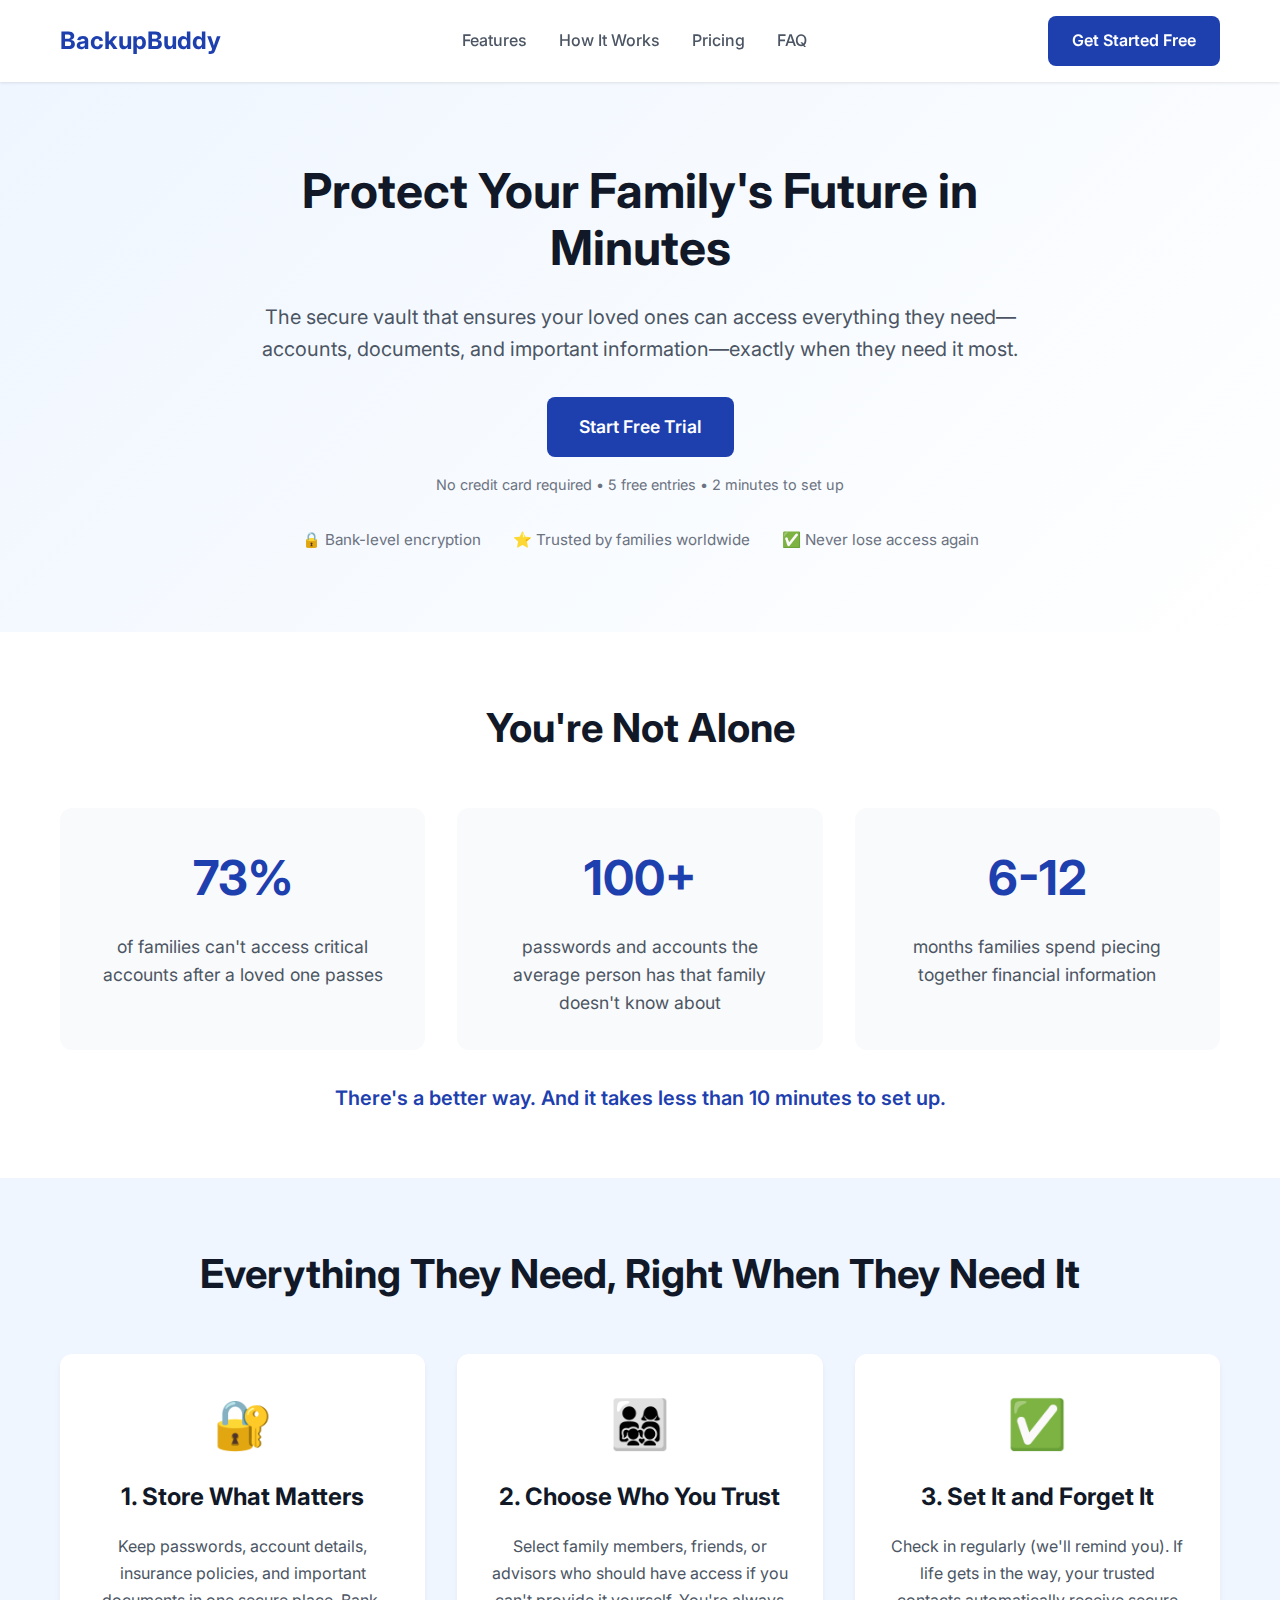
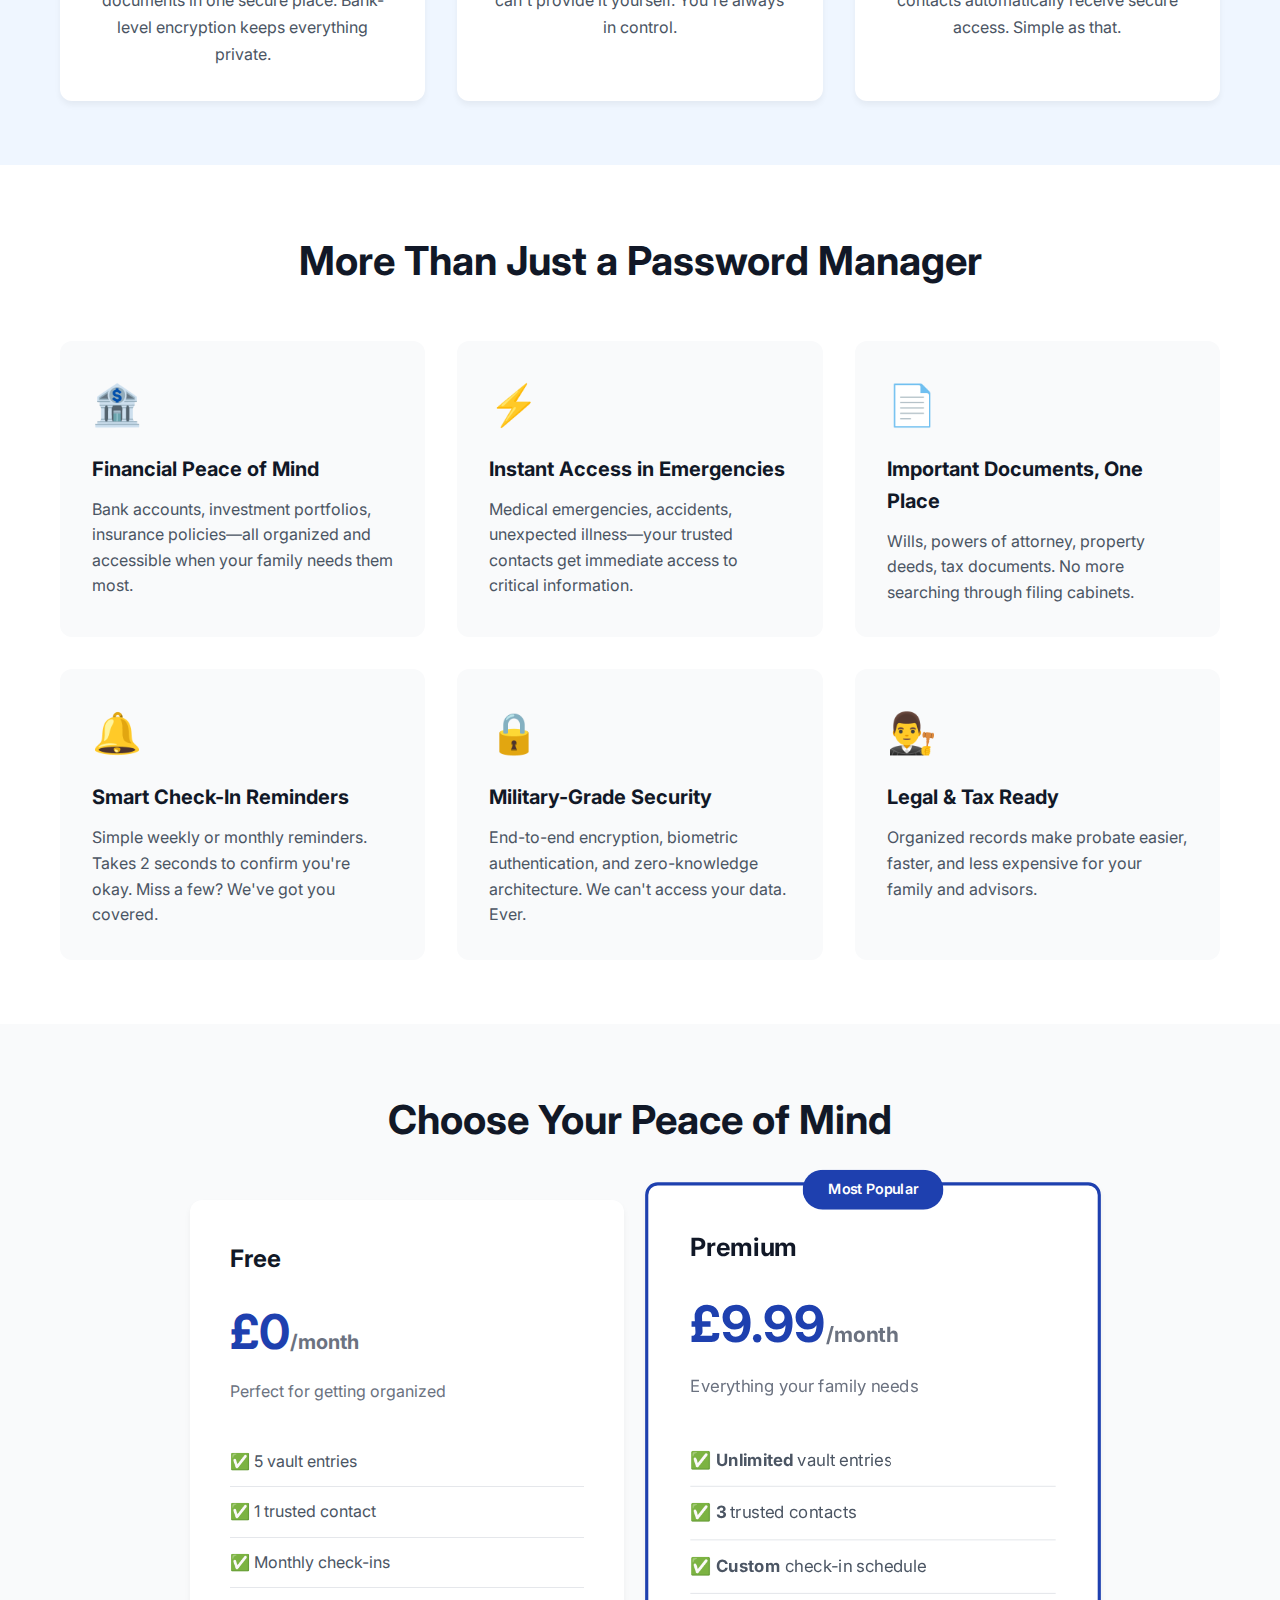
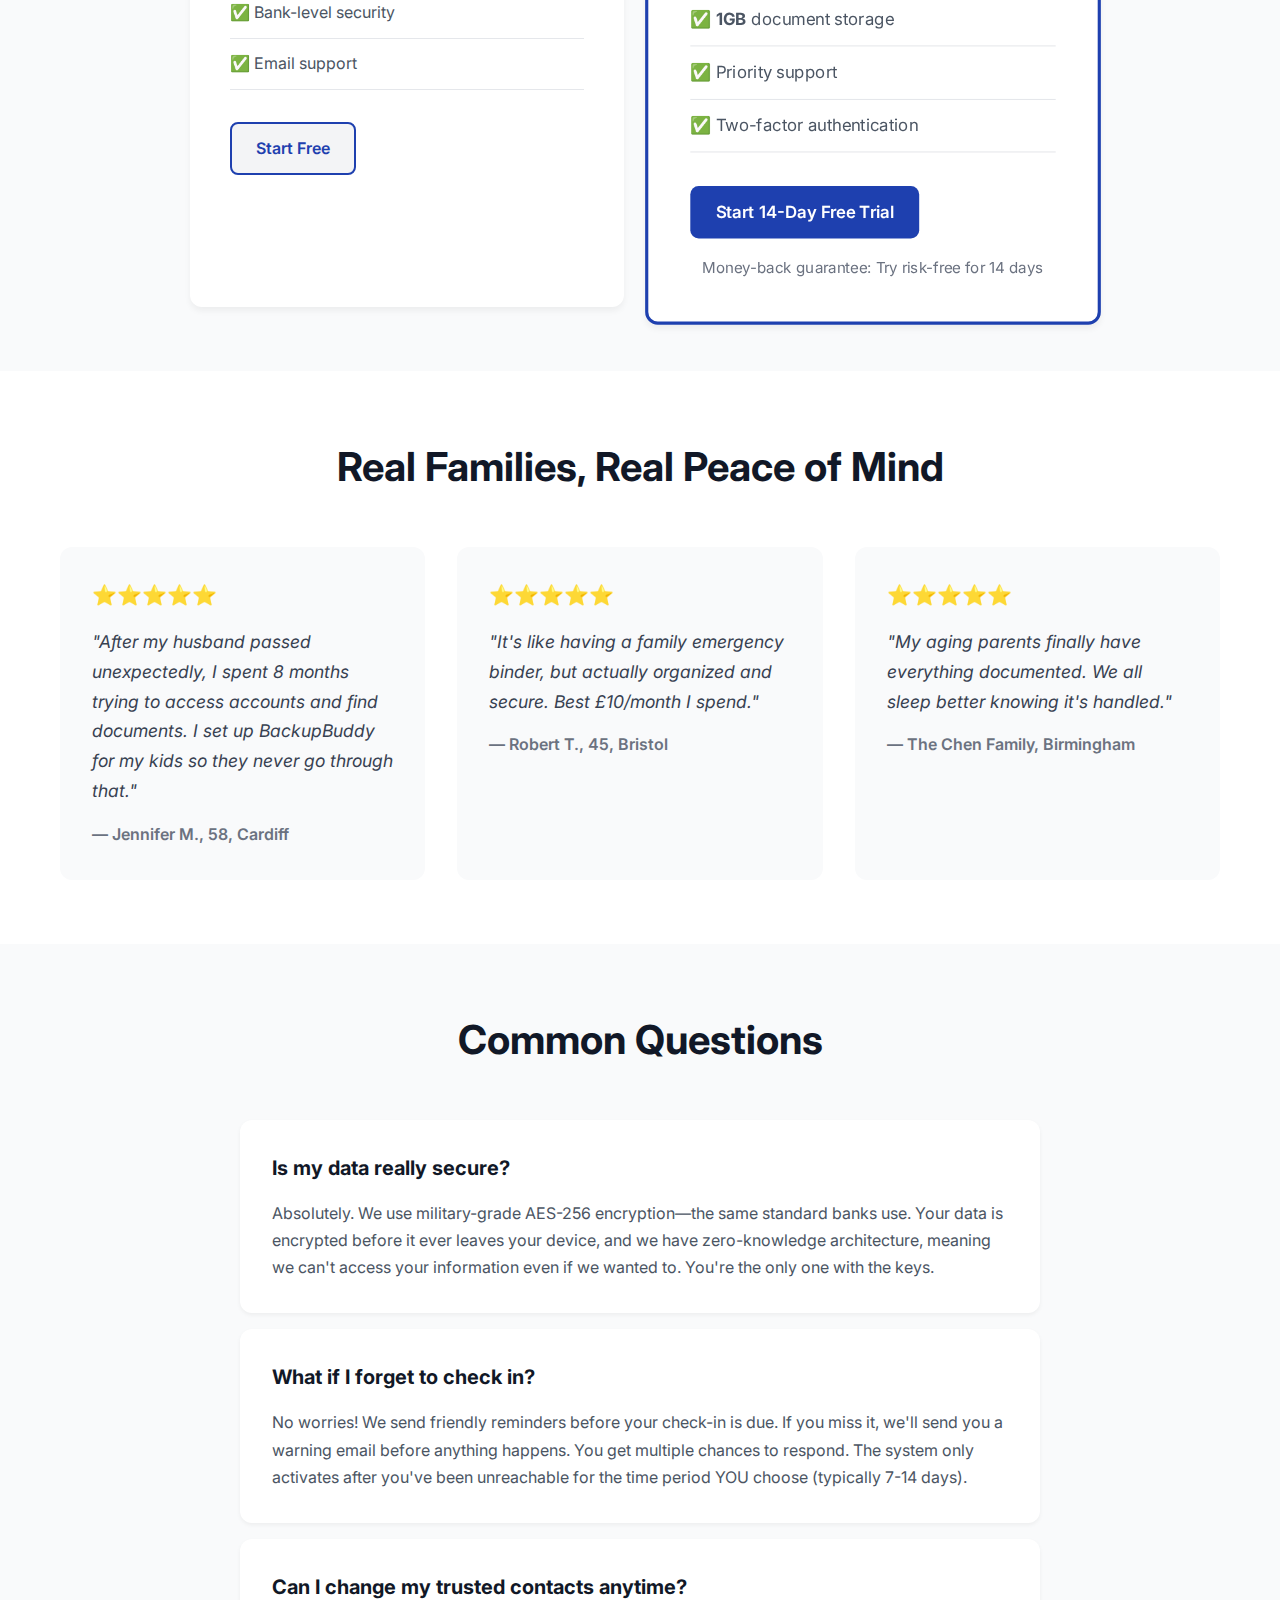
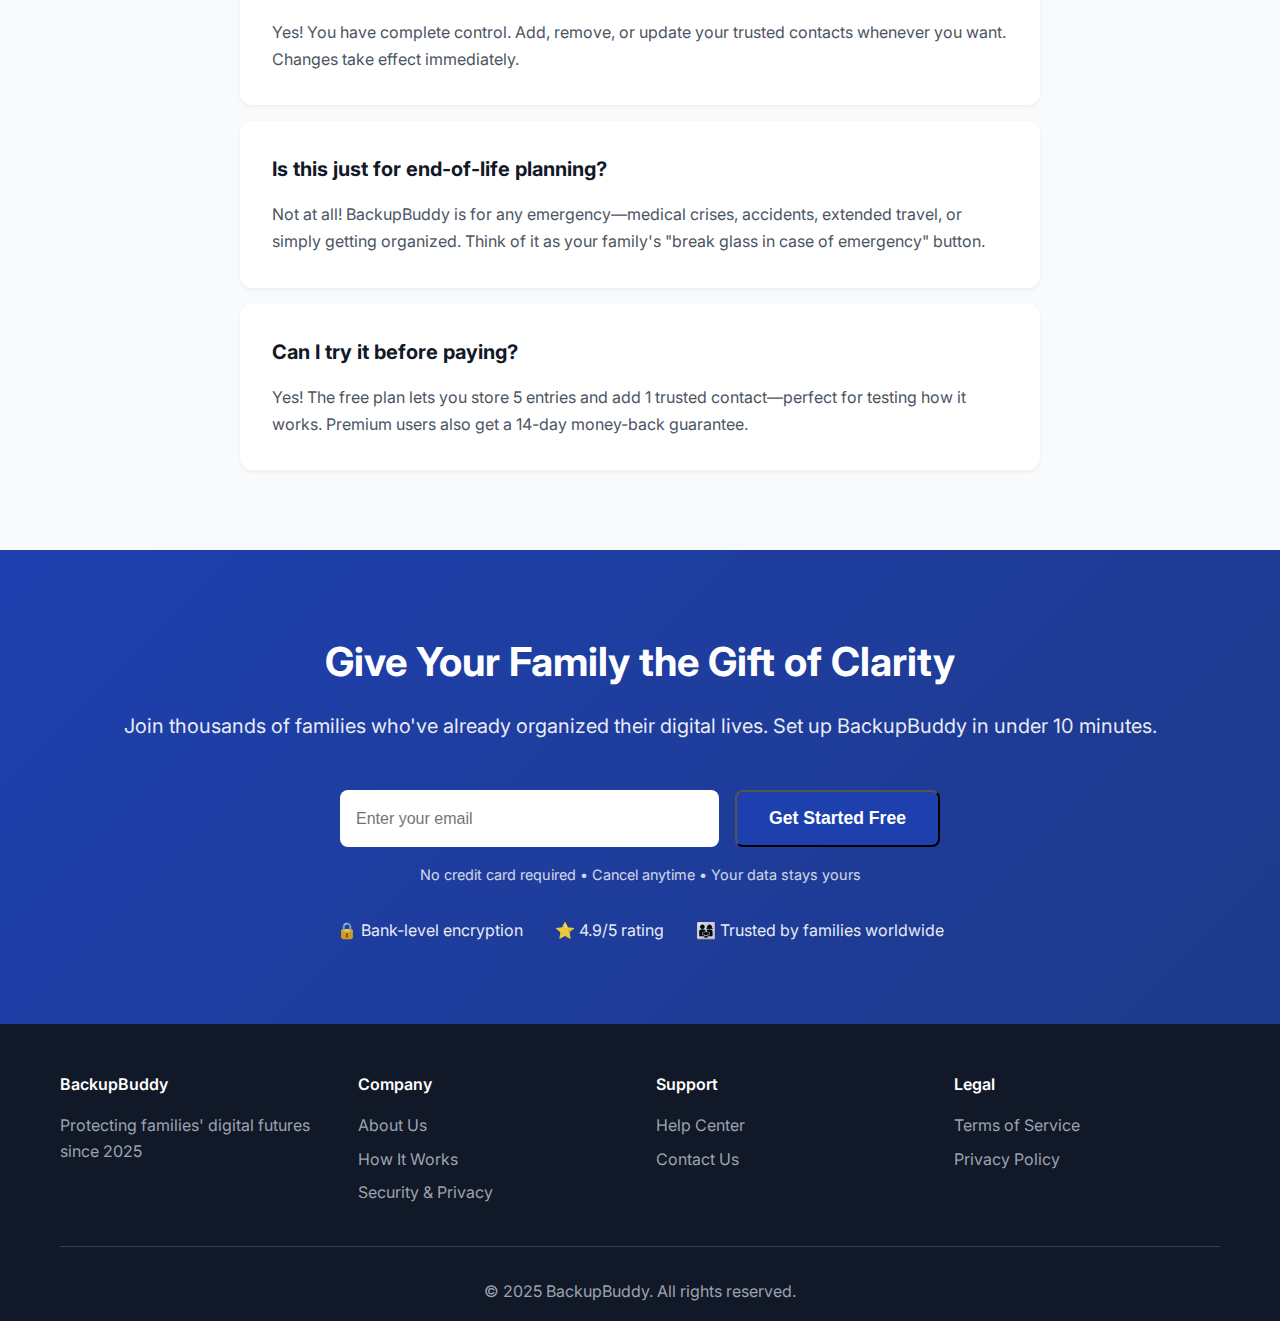
<file: index.html>
<!DOCTYPE html>
<html lang="en">
<head>
    <meta charset="UTF-8">
    <meta name="viewport" content="width=device-width, initial-scale=1.0">
    <meta name="description" content="BackupBuddy - Protect your family's digital future. Organize important accounts, passwords, and documents with secure emergency access.">
    <title>BackupBuddy - Protect Your Family's Digital Future</title>
    <link rel="stylesheet" href="styles.css">
    <link rel="preconnect" href="https://fonts.googleapis.com">
    <link rel="preconnect" href="https://fonts.gstatic.com" crossorigin>
    <link href="https://fonts.googleapis.com/css2?family=Inter:wght@400;600;700&display=swap" rel="stylesheet">
</head>
<body>
    <!-- Navigation -->
    <nav class="nav">
        <div class="container">
            <div class="nav-content">
                <div class="logo">BackupBuddy</div>
                <div class="nav-links">
                    <a href="#features">Features</a>
                    <a href="#how-it-works">How It Works</a>
                    <a href="#pricing">Pricing</a>
                    <a href="#faq">FAQ</a>
                </div>
                <a href="#signup" class="btn-primary">Get Started Free</a>
            </div>
        </div>
    </nav>

    <!-- Hero Section -->
    <section class="hero">
        <div class="container">
            <div class="hero-content">
                <h1 class="hero-title">Protect Your Family's Future in Minutes</h1>
                <p class="hero-subtitle">The secure vault that ensures your loved ones can access everything they need—accounts, documents, and important information—exactly when they need it most.</p>
                <div class="hero-cta">
                    <a href="#signup" class="btn-primary btn-large">Start Free Trial</a>
                    <p class="hero-note">No credit card required • 5 free entries • 2 minutes to set up</p>
                </div>
                <div class="trust-badges">
                    <span>🔒 Bank-level encryption</span>
                    <span>⭐ Trusted by families worldwide</span>
                    <span>✅ Never lose access again</span>
                </div>
            </div>
        </div>
    </section>

    <!-- Problem Section -->
    <section class="problem-section">
        <div class="container">
            <h2 class="section-title">You're Not Alone</h2>
            <div class="stats-grid">
                <div class="stat-card">
                    <div class="stat-number">73%</div>
                    <p class="stat-text">of families can't access critical accounts after a loved one passes</p>
                </div>
                <div class="stat-card">
                    <div class="stat-number">100+</div>
                    <p class="stat-text">passwords and accounts the average person has that family doesn't know about</p>
                </div>
                <div class="stat-card">
                    <div class="stat-number">6-12</div>
                    <p class="stat-text">months families spend piecing together financial information</p>
                </div>
            </div>
            <p class="problem-conclusion">There's a better way. And it takes less than 10 minutes to set up.</p>
        </div>
    </section>

    <!-- How It Works Section -->
    <section id="how-it-works" class="how-it-works">
        <div class="container">
            <h2 class="section-title">Everything They Need, Right When They Need It</h2>
            <div class="steps-grid">
                <div class="step-card">
                    <div class="step-icon">🔐</div>
                    <h3 class="step-title">1. Store What Matters</h3>
                    <p class="step-description">Keep passwords, account details, insurance policies, and important documents in one secure place. Bank-level encryption keeps everything private.</p>
                </div>
                <div class="step-card">
                    <div class="step-icon">👨‍👩‍👧‍👦</div>
                    <h3 class="step-title">2. Choose Who You Trust</h3>
                    <p class="step-description">Select family members, friends, or advisors who should have access if you can't provide it yourself. You're always in control.</p>
                </div>
                <div class="step-card">
                    <div class="step-icon">✅</div>
                    <h3 class="step-title">3. Set It and Forget It</h3>
                    <p class="step-description">Check in regularly (we'll remind you). If life gets in the way, your trusted contacts automatically receive secure access. Simple as that.</p>
                </div>
            </div>
        </div>
    </section>

    <!-- Features Section -->
    <section id="features" class="features">
        <div class="container">
            <h2 class="section-title">More Than Just a Password Manager</h2>
            <div class="features-grid">
                <div class="feature-card">
                    <div class="feature-icon">🏦</div>
                    <h3 class="feature-title">Financial Peace of Mind</h3>
                    <p class="feature-description">Bank accounts, investment portfolios, insurance policies—all organized and accessible when your family needs them most.</p>
                </div>
                <div class="feature-card">
                    <div class="feature-icon">⚡</div>
                    <h3 class="feature-title">Instant Access in Emergencies</h3>
                    <p class="feature-description">Medical emergencies, accidents, unexpected illness—your trusted contacts get immediate access to critical information.</p>
                </div>
                <div class="feature-card">
                    <div class="feature-icon">📄</div>
                    <h3 class="feature-title">Important Documents, One Place</h3>
                    <p class="feature-description">Wills, powers of attorney, property deeds, tax documents. No more searching through filing cabinets.</p>
                </div>
                <div class="feature-card">
                    <div class="feature-icon">🔔</div>
                    <h3 class="feature-title">Smart Check-In Reminders</h3>
                    <p class="feature-description">Simple weekly or monthly reminders. Takes 2 seconds to confirm you're okay. Miss a few? We've got you covered.</p>
                </div>
                <div class="feature-card">
                    <div class="feature-icon">🔒</div>
                    <h3 class="feature-title">Military-Grade Security</h3>
                    <p class="feature-description">End-to-end encryption, biometric authentication, and zero-knowledge architecture. We can't access your data. Ever.</p>
                </div>
                <div class="feature-card">
                    <div class="feature-icon">👨‍⚖️</div>
                    <h3 class="feature-title">Legal & Tax Ready</h3>
                    <p class="feature-description">Organized records make probate easier, faster, and less expensive for your family and advisors.</p>
                </div>
            </div>
        </div>
    </section>

    <!-- Pricing Section -->
    <section id="pricing" class="pricing">
        <div class="container">
            <h2 class="section-title">Choose Your Peace of Mind</h2>
            <div class="pricing-grid">
                <div class="pricing-card">
                    <h3 class="pricing-title">Free</h3>
                    <div class="pricing-price">£0<span>/month</span></div>
                    <p class="pricing-subtitle">Perfect for getting organized</p>
                    <ul class="pricing-features">
                        <li>✅ 5 vault entries</li>
                        <li>✅ 1 trusted contact</li>
                        <li>✅ Monthly check-ins</li>
                        <li>✅ Bank-level security</li>
                        <li>✅ Email support</li>
                    </ul>
                    <a href="#signup" class="btn-secondary">Start Free</a>
                </div>
                <div class="pricing-card pricing-card-featured">
                    <div class="pricing-badge">Most Popular</div>
                    <h3 class="pricing-title">Premium</h3>
                    <div class="pricing-price">£9.99<span>/month</span></div>
                    <p class="pricing-subtitle">Everything your family needs</p>
                    <ul class="pricing-features">
                        <li>✅ <strong>Unlimited</strong> vault entries</li>
                        <li>✅ <strong>3</strong> trusted contacts</li>
                        <li>✅ <strong>Custom</strong> check-in schedule</li>
                        <li>✅ <strong>1GB</strong> document storage</li>
                        <li>✅ Priority support</li>
                        <li>✅ Two-factor authentication</li>
                    </ul>
                    <a href="#signup" class="btn-primary">Start 14-Day Free Trial</a>
                    <p class="pricing-guarantee">Money-back guarantee: Try risk-free for 14 days</p>
                </div>
            </div>
        </div>
    </section>

    <!-- Testimonials Section -->
    <section class="testimonials">
        <div class="container">
            <h2 class="section-title">Real Families, Real Peace of Mind</h2>
            <div class="testimonials-grid">
                <div class="testimonial-card">
                    <div class="testimonial-rating">⭐⭐⭐⭐⭐</div>
                    <p class="testimonial-text">"After my husband passed unexpectedly, I spent 8 months trying to access accounts and find documents. I set up BackupBuddy for my kids so they never go through that."</p>
                    <p class="testimonial-author">— Jennifer M., 58, Cardiff</p>
                </div>
                <div class="testimonial-card">
                    <div class="testimonial-rating">⭐⭐⭐⭐⭐</div>
                    <p class="testimonial-text">"It's like having a family emergency binder, but actually organized and secure. Best £10/month I spend."</p>
                    <p class="testimonial-author">— Robert T., 45, Bristol</p>
                </div>
                <div class="testimonial-card">
                    <div class="testimonial-rating">⭐⭐⭐⭐⭐</div>
                    <p class="testimonial-text">"My aging parents finally have everything documented. We all sleep better knowing it's handled."</p>
                    <p class="testimonial-author">— The Chen Family, Birmingham</p>
                </div>
            </div>
        </div>
    </section>

    <!-- FAQ Section -->
    <section id="faq" class="faq">
        <div class="container">
            <h2 class="section-title">Common Questions</h2>
            <div class="faq-list">
                <div class="faq-item">
                    <h3 class="faq-question">Is my data really secure?</h3>
                    <p class="faq-answer">Absolutely. We use military-grade AES-256 encryption—the same standard banks use. Your data is encrypted before it ever leaves your device, and we have zero-knowledge architecture, meaning we can't access your information even if we wanted to. You're the only one with the keys.</p>
                </div>
                <div class="faq-item">
                    <h3 class="faq-question">What if I forget to check in?</h3>
                    <p class="faq-answer">No worries! We send friendly reminders before your check-in is due. If you miss it, we'll send you a warning email before anything happens. You get multiple chances to respond. The system only activates after you've been unreachable for the time period YOU choose (typically 7-14 days).</p>
                </div>
                <div class="faq-item">
                    <h3 class="faq-question">Can I change my trusted contacts anytime?</h3>
                    <p class="faq-answer">Yes! You have complete control. Add, remove, or update your trusted contacts whenever you want. Changes take effect immediately.</p>
                </div>
                <div class="faq-item">
                    <h3 class="faq-question">Is this just for end-of-life planning?</h3>
                    <p class="faq-answer">Not at all! BackupBuddy is for any emergency—medical crises, accidents, extended travel, or simply getting organized. Think of it as your family's "break glass in case of emergency" button.</p>
                </div>
                <div class="faq-item">
                    <h3 class="faq-question">Can I try it before paying?</h3>
                    <p class="faq-answer">Yes! The free plan lets you store 5 entries and add 1 trusted contact—perfect for testing how it works. Premium users also get a 14-day money-back guarantee.</p>
                </div>
            </div>
        </div>
    </section>

    <!-- Final CTA Section -->
    <section id="signup" class="final-cta">
        <div class="container">
            <h2 class="cta-title">Give Your Family the Gift of Clarity</h2>
            <p class="cta-subtitle">Join thousands of families who've already organized their digital lives. Set up BackupBuddy in under 10 minutes.</p>
            
            <!-- Email Signup Form -->
            <div class="signup-form">
                <form id="waitlistForm" action="https://formspree.io/f/xwvnozkn" method="POST">
                    <input type="email" name="email" placeholder="Enter your email" required class="email-input">
                    <button type="submit" class="btn-primary btn-large">Get Started Free</button>
                </form>
                <p class="signup-note">No credit card required • Cancel anytime • Your data stays yours</p>
            </div>

            <div class="trust-elements">
                <span>🔒 Bank-level encryption</span>
                <span>⭐ 4.9/5 rating</span>
                <span>👨‍👩‍👧 Trusted by families worldwide</span>
            </div>
        </div>
    </section>

    <!-- Footer -->
    <footer class="footer">
        <div class="container">
            <div class="footer-content">
                <div class="footer-section">
                    <h4>BackupBuddy</h4>
                    <p>Protecting families' digital futures since 2025</p>
                </div>
                <div class="footer-section">
                    <h4>Company</h4>
                    <a href="#">About Us</a>
                    <a href="#">How It Works</a>
                    <a href="#">Security & Privacy</a>
                </div>
                <div class="footer-section">
                    <h4>Support</h4>
                    <a href="#">Help Center</a>
                    <a href="#">Contact Us</a>
                </div>
                <div class="footer-section">
                    <h4>Legal</h4>
                    <a href="#">Terms of Service</a>
                    <a href="#">Privacy Policy</a>
                </div>
            </div>
            <div class="footer-bottom">
                <p>&copy; 2025 BackupBuddy. All rights reserved.</p>
            </div>
        </div>
    </footer>

    <script src="script.js"></script>
</body>

</html>
</file>
<file: styles.css>
* {
    margin: 0;
    padding: 0;
    box-sizing: border-box;
}

body {
    font-family: 'Inter', -apple-system, BlinkMacSystemFont, 'Segoe UI', sans-serif;
    line-height: 1.6;
    color: #1f2937;
    background: #ffffff;
}

.container {
    max-width: 1200px;
    margin: 0 auto;
    padding: 0 20px;
}

/* Navigation */
.nav {
    background: #ffffff;
    box-shadow: 0 1px 3px rgba(0,0,0,0.1);
    position: sticky;
    top: 0;
    z-index: 1000;
}

.nav-content {
    display: flex;
    justify-content: space-between;
    align-items: center;
    padding: 1rem 0;
}

.logo {
    font-size: 1.5rem;
    font-weight: 700;
    color: #1e40af;
}

.nav-links {
    display: flex;
    gap: 2rem;
}

.nav-links a {
    text-decoration: none;
    color: #4b5563;
    font-weight: 500;
    transition: color 0.3s;
}

.nav-links a:hover {
    color: #1e40af;
}

/* Buttons */
.btn-primary {
    background: #1e40af;
    color: #ffffff;
    padding: 0.75rem 1.5rem;
    border-radius: 8px;
    text-decoration: none;
    font-weight: 600;
    display: inline-block;
    transition: background 0.3s;
}

.btn-primary:hover {
    background: #1e3a8a;
}

.btn-large {
    padding: 1rem 2rem;
    font-size: 1.1rem;
}

.btn-secondary {
    background: #f3f4f6;
    color: #1e40af;
    padding: 0.75rem 1.5rem;
    border-radius: 8px;
    text-decoration: none;
    font-weight: 600;
    display: inline-block;
    transition: background 0.3s;
    border: 2px solid #1e40af;
}

.btn-secondary:hover {
    background: #e5e7eb;
}

/* Hero Section */
.hero {
    padding: 5rem 0;
    background: linear-gradient(135deg, #eff6ff 0%, #ffffff 100%);
}

.hero-content {
    text-align: center;
    max-width: 800px;
    margin: 0 auto;
}

.hero-title {
    font-size: 3rem;
    font-weight: 700;
    color: #111827;
    margin-bottom: 1.5rem;
    line-height: 1.2;
}

.hero-subtitle {
    font-size: 1.25rem;
    color: #4b5563;
    margin-bottom: 2rem;
}

.hero-cta {
    margin-bottom: 2rem;
}

.hero-note {
    margin-top: 1rem;
    color: #6b7280;
    font-size: 0.9rem;
}

.trust-badges {
    display: flex;
    justify-content: center;
    gap: 2rem;
    flex-wrap: wrap;
    margin-top: 2rem;
}

.trust-badges span {
    color: #6b7280;
    font-size: 0.95rem;
}

/* Problem Section */
.problem-section {
    padding: 4rem 0;
    background: #ffffff;
}

.section-title {
    text-align: center;
    font-size: 2.5rem;
    font-weight: 700;
    margin-bottom: 3rem;
    color: #111827;
}

.stats-grid {
    display: grid;
    grid-template-columns: repeat(auto-fit, minmax(280px, 1fr));
    gap: 2rem;
    margin-bottom: 2rem;
}

.stat-card {
    text-align: center;
    padding: 2rem;
    background: #f9fafb;
    border-radius: 12px;
}

.stat-number {
    font-size: 3rem;
    font-weight: 700;
    color: #1e40af;
    margin-bottom: 1rem;
}

.stat-text {
    font-size: 1.1rem;
    color: #4b5563;
}

.problem-conclusion {
    text-align: center;
    font-size: 1.25rem;
    color: #1e40af;
    font-weight: 600;
    margin-top: 2rem;
}

/* How It Works */
.how-it-works {
    padding: 4rem 0;
    background: #eff6ff;
}

.steps-grid {
    display: grid;
    grid-template-columns: repeat(auto-fit, minmax(300px, 1fr));
    gap: 2rem;
}

.step-card {
    background: #ffffff;
    padding: 2rem;
    border-radius: 12px;
    text-align: center;
    box-shadow: 0 4px 6px rgba(0,0,0,0.05);
}

.step-icon {
    font-size: 3rem;
    margin-bottom: 1rem;
}

.step-title {
    font-size: 1.5rem;
    font-weight: 700;
    margin-bottom: 1rem;
    color: #111827;
}

.step-description {
    color: #4b5563;
    line-height: 1.7;
}

/* Features */
.features {
    padding: 4rem 0;
}

.features-grid {
    display: grid;
    grid-template-columns: repeat(auto-fit, minmax(320px, 1fr));
    gap: 2rem;
}

.feature-card {
    padding: 2rem;
    background: #f9fafb;
    border-radius: 12px;
}

.feature-icon {
    font-size: 2.5rem;
    margin-bottom: 1rem;
}

.feature-title {
    font-size: 1.25rem;
    font-weight: 700;
    margin-bottom: 0.75rem;
    color: #111827;
}

.feature-description {
    color: #4b5563;
}

/* Pricing */
.pricing {
    padding: 4rem 0;
    background: #f9fafb;
}

.pricing-grid {
    display: grid;
    grid-template-columns: repeat(auto-fit, minmax(300px, 1fr));
    gap: 2rem;
    max-width: 900px;
    margin: 0 auto;
}

.pricing-card {
    background: #ffffff;
    padding: 2.5rem;
    border-radius: 12px;
    box-shadow: 0 4px 6px rgba(0,0,0,0.05);
    position: relative;
}

.pricing-card-featured {
    border: 3px solid #1e40af;
    transform: scale(1.05);
}

.pricing-badge {
    position: absolute;
    top: -15px;
    left: 50%;
    transform: translateX(-50%);
    background: #1e40af;
    color: #ffffff;
    padding: 0.5rem 1.5rem;
    border-radius: 20px;
    font-size: 0.85rem;
    font-weight: 600;
}

.pricing-title {
    font-size: 1.5rem;
    font-weight: 700;
    margin-bottom: 1rem;
    color: #111827;
}

.pricing-price {
    font-size: 3rem;
    font-weight: 700;
    color: #1e40af;
    margin-bottom: 0.5rem;
}

.pricing-price span {
    font-size: 1.25rem;
    color: #6b7280;
}

.pricing-subtitle {
    color: #6b7280;
    margin-bottom: 2rem;
}

.pricing-features {
    list-style: none;
    margin-bottom: 2rem;
}

.pricing-features li {
    padding: 0.75rem 0;
    border-bottom: 1px solid #e5e7eb;
    color: #4b5563;
}

.pricing-guarantee {
    text-align: center;
    margin-top: 1rem;
    color: #6b7280;
    font-size: 0.9rem;
}

/* Testimonials */
.testimonials {
    padding: 4rem 0;
}

.testimonials-grid {
    display: grid;
    grid-template-columns: repeat(auto-fit, minmax(300px, 1fr));
    gap: 2rem;
}

.testimonial-card {
    background: #f9fafb;
    padding: 2rem;
    border-radius: 12px;
}

.testimonial-rating {
    color: #fbbf24;
    font-size: 1.25rem;
    margin-bottom: 1rem;
}

.testimonial-text {
    font-size: 1.1rem;
    color: #374151;
    margin-bottom: 1rem;
    font-style: italic;
    line-height: 1.7;
}

.testimonial-author {
    color: #6b7280;
    font-weight: 600;
}

/* FAQ */
.faq {
    padding: 4rem 0;
    background: #f9fafb;
}

.faq-list {
    max-width: 800px;
    margin: 0 auto;
}

.faq-item {
    background: #ffffff;
    padding: 2rem;
    margin-bottom: 1rem;
    border-radius: 12px;
    box-shadow: 0 2px 4px rgba(0,0,0,0.05);
}

.faq-question {
    font-size: 1.25rem;
    font-weight: 700;
    color: #111827;
    margin-bottom: 1rem;
}

.faq-answer {
    color: #4b5563;
    line-height: 1.7;
}

/* Final CTA */
.final-cta {
    padding: 5rem 0;
    background: linear-gradient(135deg, #1e40af 0%, #1e3a8a 100%);
    color: #ffffff;
    text-align: center;
}

.cta-title {
    font-size: 2.5rem;
    font-weight: 700;
    margin-bottom: 1rem;
}

.cta-subtitle {
    font-size: 1.25rem;
    margin-bottom: 3rem;
    opacity: 0.9;
}

.signup-form {
    max-width: 600px;
    margin: 0 auto 2rem;
}

.signup-form form {
    display: flex;
    gap: 1rem;
    margin-bottom: 1rem;
}

.email-input {
    flex: 1;
    padding: 1rem;
    border: none;
    border-radius: 8px;
    font-size: 1rem;
}

.signup-note {
    color: #ffffff;
    opacity: 0.8;
    font-size: 0.9rem;
}

.trust-elements {
    display: flex;
    justify-content: center;
    gap: 2rem;
    flex-wrap: wrap;
}

.trust-elements span {
    opacity: 0.9;
}

/* Footer */
.footer {
    background: #111827;
    color: #9ca3af;
    padding: 3rem 0 1rem;
}

.footer-content {
    display: grid;
    grid-template-columns: repeat(auto-fit, minmax(200px, 1fr));
    gap: 2rem;
    margin-bottom: 2rem;
}

.footer-section h4 {
    color: #ffffff;
    margin-bottom: 1rem;
    font-weight: 600;
}

.footer-section a {
    display: block;
    color: #9ca3af;
    text-decoration: none;
    margin-bottom: 0.5rem;
    transition: color 0.3s;
}

.footer-section a:hover {
    color: #ffffff;
}

.footer-bottom {
    text-align: center;
    padding-top: 2rem;
    border-top: 1px solid #374151;
}

/* Mobile Responsiveness */
@media (max-width: 768px) {
    .nav-links {
        display: none;
    }
    
    .hero-title {
        font-size: 2rem;
    }
    
    .hero-subtitle {
        font-size: 1.1rem;
    }
    
    .section-title {
        font-size: 2rem;
    }
    
    .signup-form form {
        flex-direction: column;
    }
    
    .pricing-card-featured {
        transform: scale(1);
    }
    
    .trust-badges {
        flex-direction: column;
        gap: 0.5rem;
    }
}
</file>
